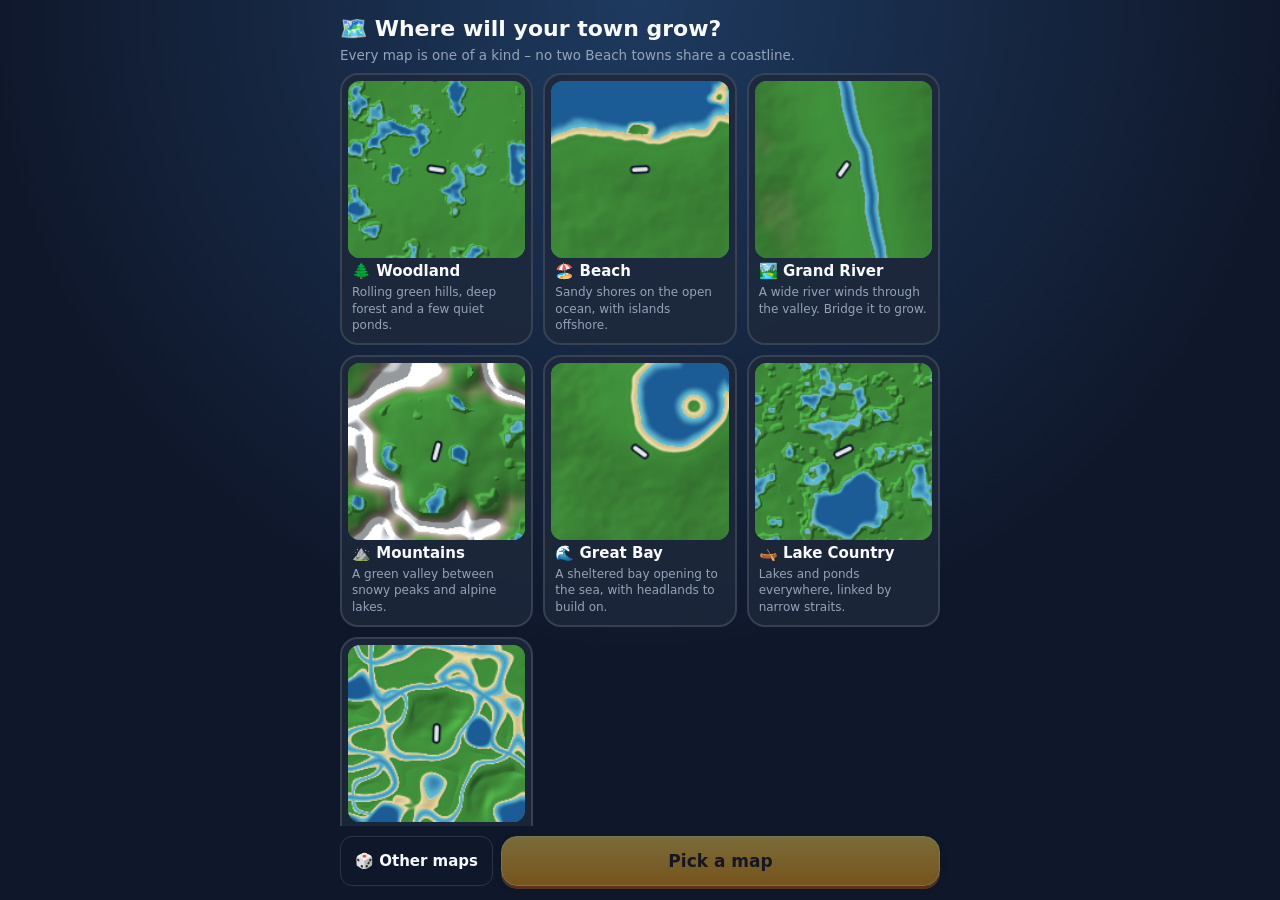
<file: index.html>
<!DOCTYPE html>
<html lang="en">
<head>
  <meta charset="UTF-8" />
  <meta name="viewport" content="width=device-width, initial-scale=1, viewport-fit=cover, user-scalable=no" />
  <meta name="theme-color" content="#0f172a" />
  <meta name="apple-mobile-web-app-capable" content="yes" />
  <meta name="apple-mobile-web-app-status-bar-style" content="black-translucent" />
  <title>Virtual World</title>
  <link rel="manifest" href="manifest.webmanifest" />
  <link rel="icon" href="icons/icon.svg" type="image/svg+xml" />
  <link rel="apple-touch-icon" href="icons/icon-192.png" />
  <link rel="stylesheet" href="css/game.css" />
</head>
<body>
  <canvas id="city3d" hidden></canvas>
  <canvas id="cityCanvas"></canvas>

  <header id="topbar">
    <div class="title-row">
      <button id="cityName" class="city-name" title="Rename"></button>
      <button id="tierBadge" class="tier" aria-label="Milestones"></button>
      <button id="settingsBtn" class="icon-btn" aria-label="Settings">⚙️</button>
    </div>
    <div class="chips">
      <div class="chip" title="Materials – build roads"><span>🧱</span><b id="matVal">0</b></div>
      <div class="chip" title="Coins"><span>💰</span><b id="coinVal">0</b></div>
      <div class="chip tappable" id="popChip" role="button" title="Population – the bar shows how full your homes are"><span>👥</span><b id="popVal">0</b></div>
      <div class="chip tappable" id="appealChip" role="button" title="Appeal – speeds up growth"><span>✨</span><b id="appealVal">1.0</b></div>
      <div class="chip tappable" id="safetyChip" role="button" title="Fire &amp; police coverage" hidden><span>🛡️</span><b>0%</b></div>
      <div class="chip tappable" id="happyChip" role="button" title="Happiness – traffic and more" hidden><span>😊</span><b>100%</b></div>
    </div>
    <div id="roadBar" class="road-bar"><div class="fill"></div><span class="label"></span></div>
  </header>

  <button id="collectorChip" hidden>🚚 <b></b></button>
  <div id="mapTools">
    <button id="compassBtn" class="icon-btn" aria-label="Point north" hidden>🧭</button>
    <button id="lensBtn" class="icon-btn" aria-label="Map view" hidden>🗺️</button>
  </div>
  <div id="lensLegend" hidden></div>

  <div id="visitBanner" hidden>
    <span>👀 Visiting <b id="visitName"></b></span>
    <button id="visitBack">Back home</button>
  </div>

  <div id="placeBanner" hidden>
    <span id="placeText"></span>
    <button id="placeCancel">Cancel</button>
  </div>

  <div id="roadBanner" hidden>
    <div class="road-head"><b>🛣️ Choose your next road</b><button id="roadCancel" aria-label="Close">✕</button></div>
    <div id="roadOptions"></div>
    <button id="roadBuild" class="gold big"></button>
    <small id="roadHint" class="muted"></small>
  </div>

  <div id="dpad" hidden>
    <button data-ctl="left">◀</button>
    <button data-ctl="forward">▲</button>
    <button data-ctl="reverse">▼</button>
    <button data-ctl="right">▶</button>
    <button id="driveExit" class="exit">✕</button>
  </div>

  <nav id="bottombar">
    <button id="dailyBtn"><span class="ico">🎁</span><span>Daily</span><i class="dot" hidden></i></button>
    <button id="marketBtn"><span class="ico">🏪</span><span>Market</span></button>
    <button id="scanBtn" class="scan"><span class="ico">📷</span><span>Scan</span></button>
    <button id="itemsBtn"><span class="ico">🎒</span><span>Items</span><i class="dot" hidden></i></button>
    <button id="socialBtn"><span class="ico">🌐</span><span>Social</span></button>
  </nav>

  <div id="toast"></div>

  <!-- bottom sheet for menus -->
  <div id="sheetBackdrop" hidden></div>
  <section id="sheet" hidden>
    <div class="grab"></div>
    <div class="sheet-head">
      <h2 id="sheetTitle"></h2>
      <button id="sheetClose" class="icon-btn" aria-label="Close">✕</button>
    </div>
    <div id="sheetBody"></div>
  </section>

  <!-- big centered popup for rewards / milestones -->
  <div id="modalBackdrop" hidden>
    <div id="modal">
      <div id="modalIcon"></div>
      <h2 id="modalTitle"></h2>
      <div id="modalBody"></div>
      <button id="modalOk" class="primary big">Nice!</button>
    </div>
  </div>

  <!-- choosing the land for a new town -->
  <div id="mapPicker" hidden>
    <div class="map-head">
      <h2>🗺️ Where will your town grow?</h2>
      <button id="mapCancel" class="icon-btn" aria-label="Cancel">✕</button>
    </div>
    <p class="muted">Every map is one of a kind – no two Beach towns share a coastline.</p>
    <div id="mapCards"></div>
    <div class="map-actions">
      <button id="mapDeal" class="ghost">🎲 Other maps</button>
      <button id="mapStart" class="gold big" disabled>Pick a map</button>
    </div>
  </div>

  <!-- camera scanner -->
  <div id="scanOverlay" hidden>
    <video id="scanVideo" playsinline muted></video>
    <div class="scan-frame"></div>
    <div class="scan-ui">
      <p id="scanStatus">Point your camera at any QR code</p>
      <div class="scan-actions">
        <label class="btn">📸 Take a photo instead
          <input id="photoInput" type="file" accept="image/*" capture="environment" hidden />
        </label>
        <button id="scanCancel">Cancel</button>
      </div>
    </div>
  </div>

  <script src="vendor/jsQR.js"></script>
  <script src="js/math/utils.js"></script>
  <script src="js/math/graph.js"></script>
  <script src="js/primitives/point.js"></script>
  <script src="js/primitives/segment.js"></script>
  <script src="js/primitives/polygon.js"></script>
  <script src="js/primitives/envelope.js"></script>
  <script src="js/items/tree.js"></script>
  <script src="js/items/building.js"></script>
  <script src="js/car/controls.js"></script>
  <script src="js/car/network.js"></script>
  <script src="js/car/sensor.js"></script>
  <script src="js/car/car.js"></script>
  <script src="js/car/trafficCar.js"></script>
  <script src="js/viewport.js"></script>
  <script src="js/game/terrain.js"></script>
  <script src="js/game/layout.js"></script>
  <script src="js/game/city.js"></script>
  <script src="js/game/rewards.js"></script>
  <script src="js/game/render.js"></script>
  <script src="js/game/models.js"></script>
  <script src="js/game/traffic.js"></script>
  <script src="js/game/touch.js"></script>
  <script src="js/game/scanner.js"></script>
  <script src="vendor/supabase.js"></script>
  <script src="js/game/config.js"></script>
  <script src="js/game/online.js"></script>
  <script src="js/game/changelog.js"></script>
  <script src="js/game/game.js"></script>
</body>
</html>
</file>
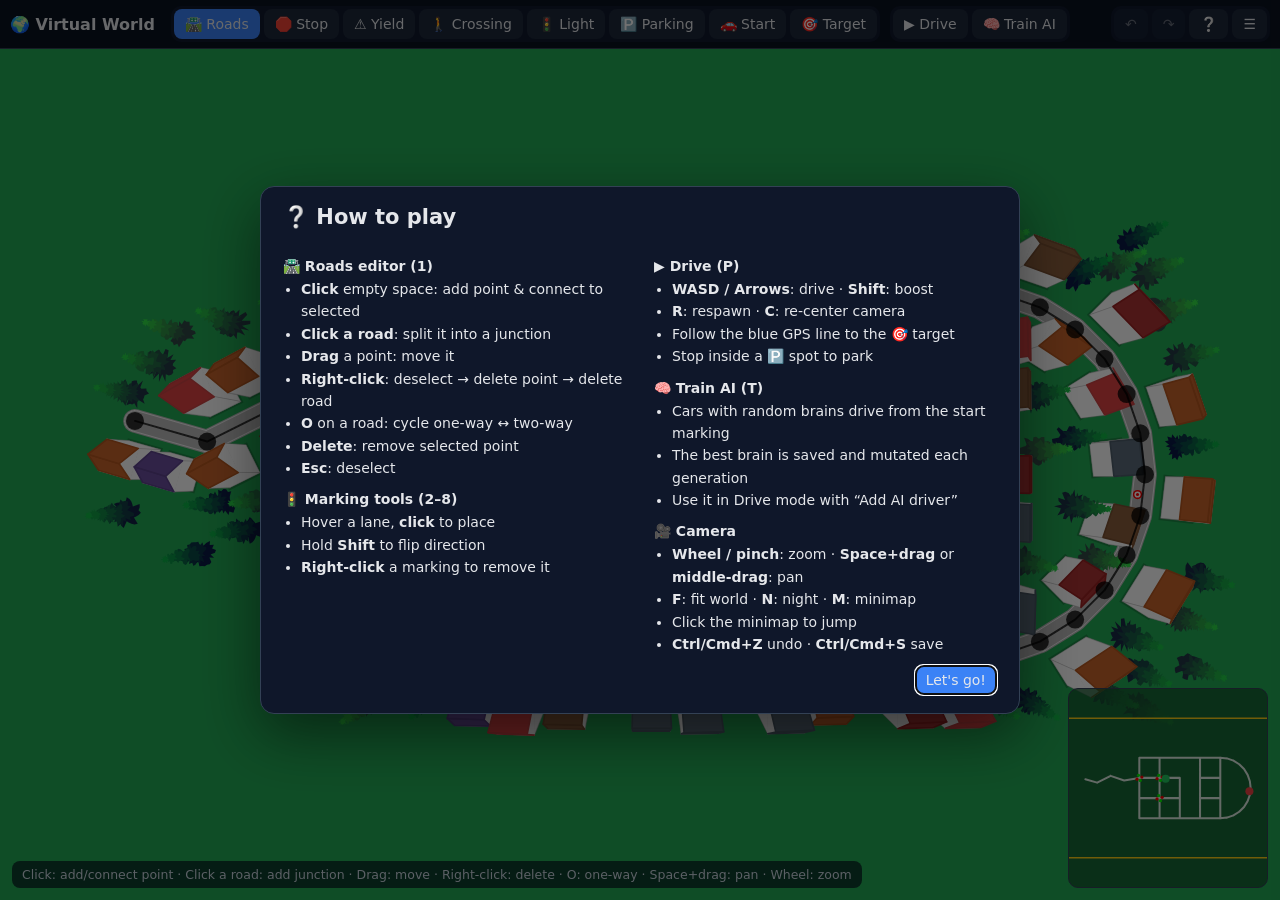
<file: sandbox.html>
<!DOCTYPE html>
<html lang="en">
<head>
  <meta charset="UTF-8" />
  <meta name="viewport" content="width=device-width, initial-scale=1" />
  <title>Virtual World</title>
  <link rel="stylesheet" href="css/style.css" />
</head>
<body>
  <div id="app">
    <header id="toolbar">
      <div class="brand">🌍 Virtual World</div>
      <div class="tool-group" id="editTools"></div>
      <div class="tool-group">
        <button data-mode="play" title="Drive around the world (P)">▶️ <span>Drive</span></button>
        <button data-mode="train" title="Evolve self-driving cars (T)">🧠 <span>Train AI</span></button>
      </div>
      <div class="tool-group right">
        <button id="undoBtn" title="Undo (Ctrl/Cmd+Z)">↶</button>
        <button id="redoBtn" title="Redo (Ctrl/Cmd+Shift+Z)">↷</button>
        <button id="helpBtn" title="Help (H)">❔</button>
        <button id="panelToggle" title="Settings panel">☰</button>
      </div>
    </header>

    <main>
      <canvas id="worldCanvas"></canvas>
      <div id="hud"></div>
      <canvas id="brainCanvas" width="260" height="280" hidden></canvas>
      <div id="hint"></div>
      <div id="toast"></div>
      <canvas id="miniMap"></canvas>

      <aside id="panel">
        <section>
          <h3>World</h3>
          <div class="btn-grid">
            <button id="newBtn">🗒️ New empty</button>
            <button id="sampleBtn">🏙️ Sample city</button>
            <button id="randomBtn">🎲 Random city</button>
            <button id="osmBtn">🗺️ Import OSM</button>
            <button id="exportBtn">💾 Export file</button>
            <button id="importBtn">📂 Import file</button>
            <button id="decorateBtn" title="Replace all markings with automatically placed ones">🚦 Auto markings</button>
            <button id="clearMarkingsBtn">🧽 Clear markings</button>
            <button id="fitBtn">🔍 Fit view (F)</button>
            <button id="screenshotBtn">📸 Screenshot</button>
          </div>
          <input type="file" id="importFile" accept=".json,.world,application/json" hidden />
          <div class="stats" id="stats"></div>
        </section>

        <section>
          <h3>My worlds</h3>
          <div class="row">
            <input id="slotName" placeholder="World name…" />
            <button id="saveSlotBtn">Save</button>
          </div>
          <ul id="slotList"></ul>
          <label class="check"><input type="checkbox" id="autosaveChk" /> Autosave edits (restored on reload)</label>
        </section>

        <section>
          <h3>Generation</h3>
          <div id="genSliders"></div>
          <label class="check"><input type="checkbox" id="buildingsChk" /> Buildings</label>
          <label class="check"><input type="checkbox" id="treesChk" /> Trees</label>
          <div class="row">
            <label for="seedInput" class="grow">Seed</label>
            <input id="seedInput" type="number" class="seed" />
            <button id="reseedBtn" title="New random seed">🎲</button>
          </div>
        </section>

        <section>
          <h3>View</h3>
          <label class="check"><input type="checkbox" id="nightChk" /> Night mode (N)</label>
          <label class="check"><input type="checkbox" id="sensorsChk" /> Show car sensors</label>
          <label class="check"><input type="checkbox" id="minimapChk" /> Minimap (M)</label>
          <label class="check"><input type="checkbox" id="routeChk" /> GPS route to target</label>
          <div class="row">
            <label for="snapSelect" class="grow">Snap points to grid</label>
            <select id="snapSelect">
              <option value="0">Off</option>
              <option value="25">25</option>
              <option value="50">50</option>
              <option value="100">100</option>
            </select>
          </div>
        </section>

        <section>
          <h3>Driving</h3>
          <div id="driveSliders"></div>
          <label class="check"><input type="checkbox" id="invincibleChk" /> Invincible (no crashes)</label>
          <button id="addAiBtn" class="wide">🤖 Add AI driver (uses saved brain)</button>
        </section>

        <section>
          <h3>AI training</h3>
          <div id="trainSliders"></div>
          <label class="check"><input type="checkbox" id="autoEvolveChk" /> Auto-evolve (save best &amp; restart)</label>
          <div class="btn-grid">
            <button id="saveBrainBtn">💾 Save best</button>
            <button id="discardBrainBtn">🗑️ Discard brain</button>
            <button id="nextGenBtn" class="wide">⏭️ Next generation</button>
          </div>
          <div class="stats" id="brainStatus"></div>
        </section>
      </aside>
    </main>
  </div>

  <dialog id="osmDialog">
    <form method="dialog">
      <h2>🗺️ Import from OpenStreetMap</h2>
      <p class="muted">Fetch real roads directly, or paste Overpass JSON. Keep areas small (radius ≤ 600 m) – big maps take a while to generate.</p>
      <fieldset>
        <legend>Fetch an area</legend>
        <div class="row">
          <label>Lat <input id="osmLat" type="number" step="any" value="40.7580" /></label>
          <label>Lon <input id="osmLon" type="number" step="any" value="-73.9855" /></label>
          <label>Radius (m) <input id="osmRadius" type="number" value="300" min="50" max="2000" /></label>
        </div>
        <div class="row presets">
          <button type="button" data-ll="40.7580,-73.9855">New York</button>
          <button type="button" data-ll="48.8584,2.2945">Paris</button>
          <button type="button" data-ll="51.5007,-0.1246">London</button>
          <button type="button" data-ll="35.6595,139.7005">Tokyo</button>
          <button type="button" data-ll="41.3851,2.1734">Barcelona</button>
          <button type="button" data-ll="45.4340,12.3388">Venice</button>
        </div>
        <button type="button" id="osmFetchBtn" class="primary">Fetch roads</button>
      </fieldset>
      <fieldset>
        <legend>…or paste Overpass JSON</legend>
        <p class="muted">Run this at <a href="https://overpass-turbo.eu" target="_blank" rel="noopener">overpass-turbo.eu</a> and use <em>Export → raw OSM data</em>:</p>
        <pre id="osmQuery"></pre>
        <textarea id="osmText" rows="5" placeholder='{"elements": [...]}'></textarea>
        <button type="button" id="osmParseBtn" class="primary">Import pasted data</button>
      </fieldset>
      <p id="osmStatus" class="muted"></p>
      <div class="dialog-actions"><button value="cancel">Close</button></div>
    </form>
  </dialog>

  <dialog id="helpDialog">
    <form method="dialog">
      <h2>❔ How to play</h2>
      <div class="help-grid">
        <div>
          <h4>🛣️ Roads editor (1)</h4>
          <ul>
            <li><b>Click</b> empty space: add point &amp; connect to selected</li>
            <li><b>Click a road</b>: split it into a junction</li>
            <li><b>Drag</b> a point: move it</li>
            <li><b>Right-click</b>: deselect → delete point → delete road</li>
            <li><b>O</b> on a road: cycle one-way ↔ two-way</li>
            <li><b>Delete</b>: remove selected point</li>
            <li><b>Esc</b>: deselect</li>
          </ul>
          <h4>🚦 Marking tools (2–8)</h4>
          <ul>
            <li>Hover a lane, <b>click</b> to place</li>
            <li>Hold <b>Shift</b> to flip direction</li>
            <li><b>Right-click</b> a marking to remove it</li>
          </ul>
        </div>
        <div>
          <h4>▶️ Drive (P)</h4>
          <ul>
            <li><b>WASD / Arrows</b>: drive · <b>Shift</b>: boost</li>
            <li><b>R</b>: respawn · <b>C</b>: re-center camera</li>
            <li>Follow the blue GPS line to the 🎯 target</li>
            <li>Stop inside a 🅿️ spot to park</li>
          </ul>
          <h4>🧠 Train AI (T)</h4>
          <ul>
            <li>Cars with random brains drive from the start marking</li>
            <li>The best brain is saved and mutated each generation</li>
            <li>Use it in Drive mode with “Add AI driver”</li>
          </ul>
          <h4>🎥 Camera</h4>
          <ul>
            <li><b>Wheel / pinch</b>: zoom · <b>Space+drag</b> or <b>middle-drag</b>: pan</li>
            <li><b>F</b>: fit world · <b>N</b>: night · <b>M</b>: minimap</li>
            <li>Click the minimap to jump</li>
            <li><b>Ctrl/Cmd+Z</b> undo · <b>Ctrl/Cmd+S</b> save</li>
          </ul>
        </div>
      </div>
      <div class="dialog-actions"><button value="cancel" class="primary">Let's go!</button></div>
    </form>
  </dialog>

  <script src="js/math/utils.js"></script>
  <script src="js/math/graph.js"></script>
  <script src="js/primitives/point.js"></script>
  <script src="js/primitives/segment.js"></script>
  <script src="js/primitives/polygon.js"></script>
  <script src="js/primitives/envelope.js"></script>
  <script src="js/markings/markings.js"></script>
  <script src="js/items/tree.js"></script>
  <script src="js/items/building.js"></script>
  <script src="js/editors/graphEditor.js"></script>
  <script src="js/editors/markingEditor.js"></script>
  <script src="js/car/controls.js"></script>
  <script src="js/car/network.js"></script>
  <script src="js/car/sensor.js"></script>
  <script src="js/car/car.js"></script>
  <script src="js/car/trafficCar.js"></script>
  <script src="js/visualizer.js"></script>
  <script src="js/viewport.js"></script>
  <script src="js/world.js"></script>
  <script src="js/osm.js"></script>
  <script src="js/miniMap.js"></script>
  <script src="js/samples.js"></script>
  <script src="js/main.js"></script>
</body>
</html>
</file>
<file: css/game.css>
:root {
  --bg: #0f172a;
  --panel: rgba(15, 23, 42, 0.78);
  --panel-solid: #111a2e;
  --glass-border: rgba(255, 255, 255, 0.12);
  --surface: rgba(30, 41, 59, 0.85);
  --surface-2: #334155;
  --text: #f8fafc;
  --muted: #94a3b8;
  --accent: #3b82f6;
  --accent-2: #8b5cf6;
  --gold: #f59e0b;
  --gold-hi: #fcd34d;
  --green: #22c55e;
  --red: #ef4444;
  --radius: 16px;
  --radius-sm: 12px;
  --shadow: 0 8px 24px rgba(2, 6, 23, 0.35);
  --shadow-sm: 0 2px 8px rgba(2, 6, 23, 0.3);
  --blur: saturate(160%) blur(14px);
  --font: ui-rounded, "SF Pro Rounded", "Nunito", system-ui, -apple-system, "Segoe UI", Roboto, sans-serif;
  --safe-top: env(safe-area-inset-top, 0px);
  --safe-bottom: env(safe-area-inset-bottom, 0px);
  /* iOS Home Screen apps can lay the page out shorter than the screen, leaving a
     strip at the bottom that nothing can draw into. game.js measures it; it then
     covers the home indicator, so the bars don't need to make room for it. */
  --gap: 0px;
  --safe-bottom-in: max(0px, var(--safe-bottom) - var(--gap));
}

* { box-sizing: border-box; -webkit-tap-highlight-color: transparent; }
[hidden] { display: none !important; }

html, body {
  margin: 0;
  height: 100%;
  overflow: hidden;
  overscroll-behavior: none;
  background: #3f8f3a;
  color: var(--text);
  font-family: var(--font);
  font-size: 15px;
  -webkit-user-select: none;
  user-select: none;
}
body.look-3d { background: #a7d8f5; }

#cityCanvas, #city3d { position: fixed; inset: 0; width: 100%; height: 100%; display: block; }
/* Paint the unreachable strip to match the bottom bar. */
html.ios-gap { background: #0f172a; }

button {
  font: inherit;
  font-weight: 600;
  color: var(--text);
  background: var(--surface);
  border: 1px solid var(--glass-border);
  border-radius: var(--radius-sm);
  padding: 10px 14px;
  cursor: pointer;
  transition: transform 0.12s cubic-bezier(.3, 1.6, .5, 1), background 0.15s, box-shadow 0.15s;
}
button:active { transform: scale(0.95); }
button:disabled { opacity: 0.45; }
button.primary { background: linear-gradient(180deg, #60a5fa, #2563eb); border-color: #93c5fd; font-weight: 700; box-shadow: 0 3px 0 #1d4ed8, var(--shadow-sm); }
button.gold { background: linear-gradient(180deg, #fcd34d, #f59e0b); border-color: #fde68a; color: #1c1917; font-weight: 800; box-shadow: 0 3px 0 #b45309, var(--shadow-sm); }
button.primary:active, button.gold:active { box-shadow: 0 1px 0 rgba(0, 0, 0, 0.3); transform: translateY(2px) scale(0.98); }
button.big { width: 100%; padding: 14px; font-size: 17px; border-radius: var(--radius); }
.icon-btn {
  background: var(--panel);
  -webkit-backdrop-filter: var(--blur);
  backdrop-filter: var(--blur);
  border: 1px solid var(--glass-border);
  padding: 6px 10px;
  font-size: 18px;
  border-radius: 99px;
}

/* ---------- top bar ---------- */
#topbar {
  position: fixed;
  top: 0; left: 0; right: 0;
  padding: calc(var(--safe-top) + 8px) 10px 10px;
  background: linear-gradient(to bottom, rgba(15, 23, 42, 0.7), rgba(15, 23, 42, 0.3) 70%, transparent);
  z-index: 5;
  pointer-events: none;
}
#topbar > * { pointer-events: auto; }
.title-row { display: flex; align-items: center; gap: 8px; }
.city-name {
  background: none; border: none; padding: 2px 0;
  font-size: 21px; font-weight: 800; letter-spacing: 0.01em;
  text-shadow: 0 2px 6px rgba(0, 0, 0, 0.55);
  max-width: 55vw; overflow: hidden; text-overflow: ellipsis; white-space: nowrap;
  box-shadow: none;
}
.tier {
  font-size: 13px; font-weight: 800; color: #1c1917;
  background: linear-gradient(180deg, #fde68a, #f59e0b);
  padding: 4px 10px; border: none; border-radius: 99px; white-space: nowrap;
  box-shadow: 0 2px 0 #b45309, 0 4px 10px rgba(0, 0, 0, 0.25);
}
.chip.tappable { cursor: pointer; }
.title-row .icon-btn { margin-left: auto; }
.chips { display: flex; gap: 6px; margin-top: 8px; }
.chip {
  flex: 1 1 auto;
  min-width: 0;
  display: flex; align-items: center; justify-content: center; gap: 4px;
  background: var(--panel);
  -webkit-backdrop-filter: var(--blur);
  backdrop-filter: var(--blur);
  border: 1px solid var(--glass-border);
  border-radius: 99px;
  padding: 5px 6px;
  font-variant-numeric: tabular-nums;
  font-size: 14px;
  font-weight: 700;
  white-space: nowrap;
  box-shadow: var(--shadow-sm);
  transition: transform 0.18s cubic-bezier(.3, 1.8, .5, 1);
}
.chip span { filter: drop-shadow(0 1px 1px rgba(0, 0, 0, 0.4)); }
.chip b { overflow: hidden; text-overflow: ellipsis; }
/* five or six chips (😊 happiness, fire & police): squeeze a little */
.chips:has(#safetyChip:not([hidden])), .chips:has(#happyChip:not([hidden])) { gap: 4px; }
.chips:has(#safetyChip:not([hidden])) .chip, .chips:has(#happyChip:not([hidden])) .chip { font-size: 13px; padding: 5px 2px; gap: 2px; letter-spacing: -0.02em; }
.chips:has(#safetyChip:not([hidden])) .chip span, .chips:has(#happyChip:not([hidden])) .chip span { font-size: 12px; }
/* all six: smaller still */
.chips:has(#safetyChip:not([hidden])):has(#happyChip:not([hidden])) { gap: 3px; }
.chips:has(#safetyChip:not([hidden])):has(#happyChip:not([hidden])) .chip { font-size: 12px; gap: 1px; }
.chips:has(#safetyChip:not([hidden])):has(#happyChip:not([hidden])) .chip span { font-size: 11px; }
@media (max-width: 360px) {
  #topbar { padding-left: 8px; padding-right: 8px; }
  .chips:has(#safetyChip:not([hidden])) .chip, .chips:has(#happyChip:not([hidden])) .chip { font-size: 12px; }
  .chips:has(#safetyChip:not([hidden])) .chip span, .chips:has(#happyChip:not([hidden])) .chip span { font-size: 11px; }
  .chips:has(#safetyChip:not([hidden])):has(#happyChip:not([hidden])) .chip { font-size: 11px; }
  .chips:has(#safetyChip:not([hidden])):has(#happyChip:not([hidden])) .chip span { font-size: 10px; }
}
.chip.bump { transform: scale(1.18); }
/* 👥: a thin bar along the bottom shows how full the town's homes are */
#popChip { position: relative; overflow: hidden; }
#popChip::after {
  content: ""; position: absolute; left: 0; bottom: 0; height: 3px;
  width: calc(var(--fill, 0) * 100%);
  background: #4ade80; transition: width 0.3s;
}
#popChip.full::after { background: #f59e0b; }
.chip[hidden] { display: none; }
#safetyChip.alert, #happyChip.alert { box-shadow: 0 0 0 2px #ef4444; animation: alertPulse 1s ease-in-out infinite; }
@keyframes alertPulse { 50% { background: rgba(127, 29, 29, 0.85); } }
.card.incident { border-color: #ef4444; background: rgba(127, 29, 29, 0.25); }
.road-bar {
  position: relative;
  margin-top: 8px;
  height: 24px;
  border-radius: 99px;
  background: var(--panel);
  -webkit-backdrop-filter: var(--blur);
  backdrop-filter: var(--blur);
  border: 1px solid var(--glass-border);
  overflow: hidden;
  box-shadow: var(--shadow-sm);
}
.road-bar .fill { position: absolute; inset: 0 auto 0 0; width: 0; background: linear-gradient(90deg, #d97706, #fbbf24); transition: width 0.3s; border-radius: 99px; }
.road-bar.building .fill { background: repeating-linear-gradient(45deg, #f59e0b 0 10px, #1f2937 10px 20px); animation: roadStripes 1s linear infinite; background-size: 28px 28px; }
@keyframes roadStripes { to { background-position: 28px 0; } }
.road-bar .label { position: relative; display: block; text-align: center; font-size: 12.5px; line-height: 22px; font-weight: 700; text-shadow: 0 1px 2px #000; }

#collectorChip {
  position: fixed; left: 10px; top: calc(var(--safe-top) + 118px); z-index: 5;
  padding: 6px 12px; border: 2px solid #facc15; border-radius: 99px;
  background: rgba(20, 83, 45, 0.92); font-size: 15px;
  box-shadow: var(--shadow-sm);
}
#mapTools {
  position: fixed; right: 10px; top: calc(var(--safe-top) + 118px); z-index: 5;
  display: flex; flex-direction: column; gap: 8px; align-items: flex-end;
}
#mapTools .icon-btn { width: 42px; height: 42px; padding: 0; font-size: 20px; box-shadow: var(--shadow-sm); }
#lensLegend {
  position: fixed; left: 50%; transform: translateX(-50%);
  bottom: calc(var(--safe-bottom-in) + 104px); z-index: 5;
  display: flex; flex-wrap: wrap; justify-content: center; align-items: center; gap: 6px 12px;
  max-width: min(92vw, 460px);
  padding: 8px 14px;
  border-radius: var(--radius);
  background: var(--panel);
  -webkit-backdrop-filter: var(--blur);
  backdrop-filter: var(--blur);
  border: 1px solid var(--glass-border);
  box-shadow: var(--shadow);
  font-size: 12.5px; font-weight: 600;
  animation: rise 0.25s cubic-bezier(.2, 1.4, .4, 1);
}
#lensLegend b { width: 100%; text-align: center; font-size: 13px; }
#lensLegend span { display: inline-flex; align-items: center; gap: 5px; white-space: nowrap; }
#lensLegend i { width: 12px; height: 12px; border-radius: 4px; display: inline-block; box-shadow: inset 0 0 0 1px rgba(255, 255, 255, 0.4); }
@keyframes rise { from { opacity: 0; translate: 0 12px; } }

/* coins flying to their counter */
.fly-coin {
  position: fixed; z-index: 15; pointer-events: none;
  font-size: 22px; line-height: 1;
  filter: drop-shadow(0 2px 3px rgba(0, 0, 0, 0.45));
  will-change: transform, opacity;
}

/* ---------- banners ---------- */
#visitBanner, #placeBanner {
  position: fixed;
  top: calc(var(--safe-top) + 118px);
  left: 50%;
  transform: translateX(-50%);
  display: flex; align-items: center; gap: 10px;
  background: var(--panel);
  -webkit-backdrop-filter: var(--blur);
  backdrop-filter: var(--blur);
  border: 1px solid var(--glass-border);
  padding: 8px 8px 8px 14px;
  border-radius: 99px;
  z-index: 6;
  white-space: nowrap;
  max-width: 94vw;
  box-shadow: var(--shadow);
  font-weight: 600;
}
#visitBanner button, #placeBanner button { padding: 6px 12px; border-radius: 99px; }
#placeBanner { border-color: #facc15; }
#roadBanner {
  position: fixed;
  top: calc(var(--safe-top) + 118px);
  left: 50%;
  transform: translateX(-50%);
  width: min(380px, calc(100vw - 32px));
  display: flex; flex-direction: column; gap: 10px;
  background: var(--panel);
  -webkit-backdrop-filter: var(--blur);
  backdrop-filter: var(--blur);
  border: 2px solid #facc15;
  border-radius: 20px;
  padding: 12px;
  z-index: 6;
  box-shadow: var(--shadow), 0 0 24px rgba(250, 204, 21, 0.2);
  animation: rise 0.25s cubic-bezier(.2, 1.4, .4, 1);
}
#roadBanner .road-head { display: flex; align-items: center; justify-content: space-between; }
#roadBanner .road-head button { padding: 4px 10px; border-radius: 99px; }
#roadOptions { display: flex; gap: 8px; }
.road-opt {
  flex: 1; display: flex; flex-direction: column; align-items: center; gap: 2px;
  padding: 8px 4px; border-radius: 14px; border: 2px solid var(--glass-border);
  background: rgba(30, 41, 59, 0.7);
}
.road-opt b {
  width: 30px; height: 30px; display: grid; place-items: center;
  border-radius: 50%; background: #0f172a; border: 2px solid #facc15;
  font-size: 16px; line-height: 1; color: #facc15;
}
.road-opt span { font-size: 12.5px; font-weight: 600; }
.road-opt.on { border-color: #facc15; background: rgba(250, 204, 21, 0.18); transform: translateY(-2px); }
.road-opt.on b { background: #facc15; color: #0f172a; }
#roadBanner .big { margin: 0; padding: 11px; font-size: 16px; }
#roadHint { text-align: center; font-size: 12px; margin-top: -2px; }
.road-bar.choose { cursor: pointer; }
.road-bar.choose .fill { background: linear-gradient(90deg, #ca8a04, #facc15, #ca8a04); background-size: 200% 100%; animation: roadPulse 1.6s linear infinite; }
@keyframes roadPulse { from { background-position: 0 0; } to { background-position: -200% 0; } }

/* ---------- bottom bar ---------- */
#bottombar {
  position: fixed;
  left: 10px; right: 10px; bottom: calc(var(--safe-bottom-in) + 10px);
  display: flex; align-items: flex-end; justify-content: space-around;
  padding: 6px 4px;
  background: var(--panel);
  -webkit-backdrop-filter: var(--blur);
  backdrop-filter: var(--blur);
  border: 1px solid var(--glass-border);
  border-radius: 24px;
  box-shadow: var(--shadow);
  z-index: 5;
}
@media (min-width: 640px) { #bottombar { left: 50%; right: auto; width: 480px; transform: translateX(-50%); } }
#bottombar button {
  position: relative;
  display: flex; flex-direction: column; align-items: center; gap: 2px;
  background: none; border: none; box-shadow: none;
  padding: 6px 8px;
  font-size: 11.5px;
  font-weight: 700;
  color: #e2e8f0;
  min-width: 58px;
  border-radius: 16px;
}
#bottombar button:not(.scan):active { background: rgba(255, 255, 255, 0.08); }
#bottombar .ico { font-size: 24px; line-height: 1; filter: drop-shadow(0 2px 2px rgba(0, 0, 0, 0.35)); transition: transform 0.15s cubic-bezier(.3, 1.8, .5, 1); }
#bottombar button:active .ico { transform: scale(1.2) rotate(-6deg); }
#bottombar .scan {
  background: linear-gradient(135deg, #3b82f6, #8b5cf6);
  border-radius: 50%;
  width: 72px; height: 72px;
  justify-content: center;
  margin-top: -34px;
  box-shadow: 0 6px 20px rgba(59, 130, 246, 0.55), 0 0 0 5px rgba(15, 23, 42, 0.65);
  font-weight: 800;
  animation: pulse 2.4s infinite;
}
#bottombar .scan .ico { font-size: 30px; }
@keyframes pulse {
  0%, 100% { box-shadow: 0 6px 20px rgba(59, 130, 246, 0.55), 0 0 0 5px rgba(15, 23, 42, 0.65); }
  50% { box-shadow: 0 6px 30px rgba(139, 92, 246, 0.85), 0 0 0 5px rgba(15, 23, 42, 0.65), 0 0 0 10px rgba(139, 92, 246, 0.18); }
}
.dot { position: absolute; top: 2px; right: 12px; width: 11px; height: 11px; border-radius: 50%; background: #ef4444; box-shadow: 0 0 0 2px var(--bg); animation: dotPop 1.6s ease-in-out infinite; }
@keyframes dotPop { 50% { transform: scale(1.25); } }

/* ---------- toast ---------- */
#toast {
  position: fixed;
  left: 50%;
  bottom: calc(var(--safe-bottom-in) + 118px);
  transform: translate(-50%, 20px) scale(0.95);
  background: var(--panel);
  -webkit-backdrop-filter: var(--blur);
  backdrop-filter: var(--blur);
  border: 1px solid var(--glass-border);
  padding: 10px 16px;
  border-radius: 99px;
  font-weight: 700;
  opacity: 0;
  pointer-events: none;
  transition: opacity 0.2s, transform 0.25s cubic-bezier(.2, 1.4, .4, 1);
  z-index: 20;
  max-width: 90vw;
  text-align: center;
  box-shadow: var(--shadow);
}
#toast.show { opacity: 1; transform: translate(-50%, 0) scale(1); }

/* ---------- sheet ---------- */
#sheetBackdrop { position: fixed; inset: 0; background: rgba(2, 6, 23, 0.35); z-index: 10; animation: fade 0.2s; }
@keyframes fade { from { opacity: 0; } }
#sheet {
  position: fixed;
  left: 0; right: 0; bottom: 0;
  max-height: 78dvh;
  overflow-y: auto;
  background: rgba(15, 23, 42, 0.94);
  -webkit-backdrop-filter: var(--blur);
  backdrop-filter: var(--blur);
  border-radius: 24px 24px 0 0;
  border-top: 1px solid var(--glass-border);
  padding: 6px 16px calc(var(--safe-bottom-in) + 18px);
  z-index: 11;
  animation: slideUp 0.32s cubic-bezier(.2, 1.25, .4, 1);
  box-shadow: 0 -10px 30px rgba(2, 6, 23, 0.4);
  -webkit-user-select: text;
  user-select: text;
}
@media (min-width: 640px) { #sheet { left: 50%; right: auto; width: 520px; transform: translateX(-50%); } }
@keyframes slideUp { from { translate: 0 60px; opacity: 0; } }
.grab { width: 44px; height: 5px; border-radius: 3px; background: rgba(255, 255, 255, 0.25); margin: 4px auto 8px; }
.sheet-head { display: flex; align-items: center; justify-content: space-between; }
.sheet-head h2 { margin: 6px 0; font-size: 21px; font-weight: 800; }
#sheetBody p { color: #cbd5e1; line-height: 1.5; }
.muted { color: var(--muted); font-size: 13.5px; }

.card { background: var(--surface); border: 1px solid var(--glass-border); border-radius: var(--radius); padding: 12px 14px; margin: 10px 0; }
.card h3 { margin: 0 0 6px; font-size: 16px; font-weight: 800; }
.row { display: flex; align-items: center; gap: 10px; }
.row .grow { flex: 1; }
.list { display: flex; flex-direction: column; gap: 8px; margin: 10px 0; }
.dot.num { width: auto; min-width: 19px; height: 19px; top: -2px; right: 6px; padding: 0 5px; border-radius: 10px; font: 800 11px/19px var(--font, inherit); font-style: normal; color: #fff; text-align: center; }
.build-pick { display: flex; gap: 8px; margin: 10px 0; }
.build-pick button { flex: 1 1 0; min-width: 0; display: flex; flex-direction: column; align-items: center; gap: 2px; padding: 12px 6px; }
.build-pick button span { font-size: 30px; line-height: 1.1; }
.build-pick button small { font-weight: 600; opacity: 0.85; }
.item-row { display: flex; align-items: center; gap: 12px; background: var(--surface); border: 1px solid var(--glass-border); border-radius: 14px; padding: 10px 12px; }
.item-row .emoji { font-size: 30px; filter: drop-shadow(0 2px 3px rgba(0, 0, 0, 0.35)); }
.item-row .grow { flex: 1; }
.item-row small { display: block; color: var(--muted); }
.item-row.current { box-shadow: inset 0 0 0 2px var(--gold); }
.notes { text-align: left; margin: 0 0 14px; padding-left: 22px; line-height: 1.5; }
.rarity { font-size: 11px; font-weight: 800; text-transform: uppercase; letter-spacing: 0.05em; }
.special-hero { display: flex; align-items: center; gap: 14px; padding: 14px; border-radius: 18px; margin: 4px 0 10px;
  background: linear-gradient(135deg, color-mix(in srgb, var(--rarity) 28%, var(--panel-solid)), var(--panel-solid));
  border: 1px solid color-mix(in srgb, var(--rarity) 55%, transparent); box-shadow: 0 0 24px color-mix(in srgb, var(--rarity) 25%, transparent); }
.special-hero p { margin: 6px 0 0; }
.special-icon { font-size: 54px; line-height: 1; filter: drop-shadow(0 4px 10px color-mix(in srgb, var(--rarity) 60%, transparent)); animation: wobble 2.4s ease-in-out infinite; }
.rarity-pill { display: inline-block; padding: 2px 10px; border-radius: 999px; background: var(--rarity); color: #0f172a;
  font-size: 11px; font-weight: 800; text-transform: uppercase; letter-spacing: 0.08em; }
.stat-grid { display: grid; grid-template-columns: 1fr 1fr; gap: 8px; margin: 10px 0; }
.stat { background: var(--surface); border: 1px solid var(--glass-border); border-radius: 14px; padding: 10px; text-align: center; }
.stat b { display: block; font-size: 20px; font-weight: 800; }
.stat span { color: var(--muted); font-size: 12px; }
input[type="text"], input[type="email"], textarea {
  width: 100%;
  font: inherit;
  color: var(--text);
  background: #020617;
  border: 1px solid var(--surface-2);
  border-radius: 10px;
  padding: 10px 12px;
  -webkit-user-select: text;
  user-select: text;
}
textarea { font-family: ui-monospace, monospace; font-size: 12px; min-height: 80px; }
.btn-col { display: flex; flex-direction: column; gap: 8px; margin: 10px 0; }
.btn-col button { text-align: left; }
.tabs { display: flex; gap: 6px; background: var(--surface); border-radius: 14px; padding: 4px; margin: 10px 0; }
.tabs button { flex: 1; background: transparent; border: 0; }
.tabs button.on { background: var(--surface-2); }
.town-row .rank { min-width: 36px; text-align: center; font-weight: 800; color: var(--muted); }
.town-row.me { outline: 2px solid #facc15; }
button.small { padding: 6px 10px; min-height: 0; }
button.ghost { background: transparent; box-shadow: none; }
#modalExtra { margin-top: 12px; }
#modalBody + #modalOk { margin-top: 8px; }
.version { text-align: center; color: var(--muted); font-size: 12px; margin-top: 16px; padding: 8px; }
.extras { border-color: #a855f7; }

/* settings toggles */
.toggle-row { display: flex; align-items: center; gap: 12px; padding: 10px 0; cursor: pointer; border-top: 1px solid var(--glass-border); }
.look-card h3 + .toggle-row { border-top: 0; }
.toggle-row small { display: block; color: var(--muted); font-size: 12px; font-weight: 500; }
.toggle-row .grow { flex: 1; font-weight: 700; }
.toggle-row input { position: absolute; opacity: 0; pointer-events: none; }
.switch { position: relative; flex: none; width: 50px; height: 30px; border-radius: 99px; background: #475569; transition: background 0.2s; }
.switch::after { content: ""; position: absolute; top: 3px; left: 3px; width: 24px; height: 24px; border-radius: 50%; background: #fff; box-shadow: 0 2px 4px rgba(0, 0, 0, 0.3); transition: transform 0.25s cubic-bezier(.3, 1.6, .5, 1); }
.toggle-row input:checked + .switch { background: var(--green); }
.toggle-row input:checked + .switch::after { transform: translateX(20px); }
.beta { display: inline-block; margin-left: 4px; padding: 1px 7px; border-radius: 99px; background: linear-gradient(135deg, #3b82f6, #8b5cf6); font-size: 10px; font-weight: 800; letter-spacing: 0.06em; text-transform: uppercase; vertical-align: 2px; }

/* feedback */
.fb-choices { display: flex; gap: 8px; margin: 8px 0 4px; }
.fb-choice { flex: 1; padding: 12px 6px; font-size: 15px; border-radius: 14px; }
.fb-choice.on { background: rgba(250, 204, 21, 0.2); border-color: #facc15; transform: translateY(-2px); }
.fb-stars { display: flex; justify-content: center; gap: 6px; }
.fb-stars button { background: none; border: none; box-shadow: none; padding: 2px 6px; font-size: 34px; color: #475569; line-height: 1; }
.fb-stars button.on { color: #facc15; text-shadow: 0 2px 8px rgba(250, 204, 21, 0.45); }
#fbText { font-family: var(--font); font-size: 15px; min-height: 96px; resize: vertical; }

/* ---------- modal ---------- */
#modalBackdrop {
  position: fixed; inset: 0;
  background: radial-gradient(circle at 50% 40%, rgba(30, 41, 59, 0.55), rgba(2, 6, 23, 0.8));
  display: flex; align-items: center; justify-content: center;
  z-index: 30;
  padding: 20px;
  animation: fade 0.2s;
}
#modal {
  position: relative;
  width: min(380px, 100%);
  background: linear-gradient(180deg, #1e293b, #0f172a);
  border: 1px solid var(--glass-border);
  border-radius: 26px;
  padding: 22px 20px 18px;
  text-align: center;
  box-shadow: 0 20px 60px rgba(2, 6, 23, 0.6), inset 0 1px 0 rgba(255, 255, 255, 0.08);
  /* Long content (e.g. What's new) scrolls inside the body; title and button stay put. */
  max-height: calc(100dvh - var(--safe-top) - var(--safe-bottom-in) - 40px);
  display: flex; flex-direction: column;
  animation: pop 0.45s cubic-bezier(0.2, 1.5, 0.4, 1);
}
/* a burst of rays behind the icon */
#modal::before {
  content: "";
  position: absolute; left: 50%; top: 56px; width: 220px; height: 220px; margin: -110px 0 0 -110px;
  background: repeating-conic-gradient(rgba(250, 204, 21, 0.16) 0 10deg, transparent 10deg 30deg);
  border-radius: 50%;
  -webkit-mask: radial-gradient(circle, #000 20%, transparent 70%);
  mask: radial-gradient(circle, #000 20%, transparent 70%);
  animation: spin 14s linear infinite;
  pointer-events: none;
}
@keyframes spin { to { transform: rotate(360deg); } }
@keyframes pop { from { transform: scale(0.6); opacity: 0; } }
#modalIcon { position: relative; font-size: 64px; line-height: 1.1; animation: wobble 1.2s ease-in-out infinite; filter: drop-shadow(0 6px 10px rgba(0, 0, 0, 0.4)); }
@keyframes wobble { 50% { transform: rotate(-8deg) scale(1.08); } }
#modal h2 { position: relative; margin: 8px 0 4px; font-weight: 800; }
#modalBody { color: #cbd5e1; margin-bottom: 14px; line-height: 1.5; overflow-y: auto; overscroll-behavior: contain; -webkit-overflow-scrolling: touch; min-height: 0; }
#modalIcon, #modal h2, #modalOk { flex-shrink: 0; }
.gains { display: flex; justify-content: center; gap: 10px; flex-wrap: wrap; margin: 12px 0; }
.gain { background: rgba(250, 204, 21, 0.12); border: 1px solid rgba(250, 204, 21, 0.35); border-radius: 14px; padding: 8px 12px; font-weight: 800; font-size: 17px; animation: pop 0.5s cubic-bezier(0.2, 1.6, 0.4, 1) both; }
.gain:nth-child(2) { animation-delay: 0.08s; }
.gain:nth-child(3) { animation-delay: 0.16s; }
.item-drop { margin: 10px 0; padding: 12px; border-radius: 16px; border: 2px solid; background: rgba(255, 255, 255, 0.04); animation: pop 0.6s 0.2s cubic-bezier(0.2, 1.6, 0.4, 1) both; }
.item-drop .emoji { font-size: 42px; }

/* ---------- scanner ---------- */
#scanOverlay { position: fixed; inset: 0; background: #000; z-index: 40; }

/* ---------- map picker ---------- */
#mapPicker {
  position: fixed; inset: 0; z-index: 25;
  display: flex; flex-direction: column;
  background: radial-gradient(circle at 50% 0%, #1e3a5f, var(--bg) 60%);
  padding: calc(var(--safe-top) + 12px) 16px 0;
}
.map-head { display: flex; align-items: center; justify-content: space-between; gap: 8px; }
.map-head h2 { margin: 4px 0; font-size: 22px; font-weight: 800; }
#mapPicker > .muted { margin: 2px 0 10px; }
#mapCards {
  flex: 1; min-height: 0; overflow-y: auto; overscroll-behavior: contain; -webkit-overflow-scrolling: touch;
  display: grid; grid-template-columns: repeat(auto-fill, minmax(150px, 1fr)); gap: 10px; align-content: start;
  padding-bottom: 10px;
}
.map-card { display: flex; flex-direction: column; gap: 4px; padding: 6px 6px 10px; text-align: left; border-width: 2px; border-radius: 18px; }
.map-card.on { border-color: var(--gold); box-shadow: 0 0 0 3px rgba(245, 158, 11, 0.35); transform: translateY(-2px); }
.map-card canvas { width: 100%; aspect-ratio: 1; border-radius: 12px; background: #3f8f3a; }
.map-card b { font-size: 15px; padding: 0 4px; }
.map-card small { color: var(--muted); font-size: 12px; line-height: 1.35; padding: 0 4px; font-weight: 500; }
.map-actions { display: flex; gap: 8px; padding: 10px 0 calc(var(--safe-bottom-in) + 14px); }
.map-actions .ghost { flex: none; }
.map-actions .big { flex: 1; width: auto; }
@media (min-width: 640px) { #mapPicker { padding-left: calc(50% - 300px); padding-right: calc(50% - 300px); } }
#scanVideo { position: absolute; inset: 0; width: 100%; height: 100%; object-fit: cover; }
.scan-frame {
  position: absolute;
  left: 50%; top: 42%;
  width: min(70vw, 300px); aspect-ratio: 1;
  transform: translate(-50%, -50%);
  border-radius: 24px;
  box-shadow: 0 0 0 9999px rgba(0, 0, 0, 0.45);
  border: 3px solid rgba(255, 255, 255, 0.9);
}
.scan-frame::after {
  content: "";
  position: absolute; left: 8%; right: 8%; height: 3px; top: 10%;
  background: #60a5fa;
  box-shadow: 0 0 12px #60a5fa;
  animation: sweep 1.8s ease-in-out infinite alternate;
}
@keyframes sweep { to { top: 88%; } }
.scan-ui {
  position: absolute; left: 0; right: 0; bottom: 0;
  padding: 20px 16px calc(var(--safe-bottom-in) + 24px);
  text-align: center;
  background: linear-gradient(to top, rgba(0, 0, 0, 0.85), transparent);
}
#scanStatus { font-weight: 700; margin: 0 0 14px; }
.scan-actions { display: flex; gap: 10px; justify-content: center; flex-wrap: wrap; }
.btn { display: inline-block; background: var(--surface); border: 1px solid var(--glass-border); border-radius: 12px; padding: 10px 14px; cursor: pointer; font-weight: 600; }

/* ---------- drive d-pad (hidden extra) ---------- */
#dpad {
  position: fixed;
  bottom: calc(var(--safe-bottom-in) + 100px);
  left: 0; right: 0;
  display: grid;
  grid-template-columns: 70px 70px 1fr 70px 70px;
  grid-template-areas: "l r . f exit" "l r . b exit";
  gap: 8px;
  padding: 0 16px;
  z-index: 7;
}
#dpad[hidden] { display: none; }
#dpad button { height: 64px; font-size: 24px; background: rgba(15, 23, 42, 0.75); border-radius: 16px; touch-action: none; }
#dpad [data-ctl="left"] { grid-area: l; grid-row: span 2; height: auto; }
#dpad [data-ctl="right"] { grid-area: r; grid-row: span 2; height: auto; }
#dpad [data-ctl="forward"] { grid-area: f; }
#dpad [data-ctl="reverse"] { grid-area: b; }
#dpad .exit { grid-area: exit; grid-row: span 2; height: auto; font-size: 18px; }
body.driving #bottombar { display: none; }

@media (prefers-reduced-motion: reduce) {
  *, *::before, *::after { animation-duration: 0.01ms !important; animation-iteration-count: 1 !important; transition-duration: 0.01ms !important; }
}
</file>
<file: css/style.css>
:root {
  --bg: #0b1220;
  --panel: rgba(15, 23, 42, 0.94);
  --surface: #1e293b;
  --surface-hover: #334155;
  --text: #e5e7eb;
  --muted: #94a3b8;
  --accent: #3b82f6;
  --border: #334155;
}

* { box-sizing: border-box; }

html, body {
  margin: 0;
  height: 100%;
  overflow: hidden;
  font-family: system-ui, -apple-system, "Segoe UI", Roboto, sans-serif;
  font-size: 14px;
  background: var(--bg);
  color: var(--text);
}

#app { display: flex; flex-direction: column; height: 100%; }

/* ---------- toolbar ---------- */
#toolbar {
  display: flex;
  align-items: center;
  gap: 10px;
  padding: 6px 10px;
  background: var(--bg);
  border-bottom: 1px solid var(--border);
  flex-wrap: wrap;
  z-index: 5;
}
.brand { font-weight: 700; font-size: 16px; margin-right: 6px; white-space: nowrap; }
.tool-group { display: flex; gap: 4px; padding: 3px; background: #111a2e; border-radius: 10px; }
.tool-group.right { margin-left: auto; }

button {
  font: inherit;
  color: var(--text);
  background: var(--surface);
  border: 1px solid var(--border);
  border-radius: 8px;
  padding: 6px 10px;
  cursor: pointer;
  white-space: nowrap;
  transition: background 0.12s, border-color 0.12s;
}
button:hover { background: var(--surface-hover); }
button:disabled { opacity: 0.4; cursor: default; }
button.active { background: var(--accent); border-color: #60a5fa; }
button.primary { background: var(--accent); border-color: #60a5fa; }
.tool-group button { border-color: transparent; }

@media (max-width: 1100px) {
  .tool-group button span { display: none; }
}

/* ---------- canvas & overlays ---------- */
main { position: relative; flex: 1; min-height: 0; }
#worldCanvas { position: absolute; inset: 0; width: 100%; height: 100%; display: block; }

#hud {
  position: absolute;
  left: 12px;
  top: 12px;
  padding: 8px 12px;
  border-radius: 10px;
  background: rgba(2, 6, 23, 0.72);
  font-variant-numeric: tabular-nums;
  pointer-events: none;
  line-height: 1.5;
  max-width: 420px;
}
#hud:empty { display: none; }
#hud .big { font-size: 20px; font-weight: 700; }
#hud .warn { color: #fca5a5; font-weight: 700; }
#hud .good { color: #86efac; font-weight: 700; }

#brainCanvas {
  position: absolute;
  left: 12px;
  top: 110px;
  width: 260px;
  height: 280px;
  border-radius: 10px;
  background: rgba(2, 6, 23, 0.72);
  pointer-events: none;
}

#hint {
  position: absolute;
  left: 12px;
  bottom: 12px;
  right: 230px;
  padding: 6px 10px;
  border-radius: 8px;
  background: rgba(2, 6, 23, 0.65);
  color: #cbd5e1;
  font-size: 12.5px;
  pointer-events: none;
  width: fit-content;
}

#toast {
  position: absolute;
  left: 50%;
  top: 16px;
  transform: translate(-50%, -20px);
  padding: 10px 18px;
  border-radius: 999px;
  background: rgba(15, 23, 42, 0.95);
  border: 1px solid var(--border);
  font-weight: 600;
  opacity: 0;
  pointer-events: none;
  transition: opacity 0.2s, transform 0.2s;
  z-index: 10;
}
#toast.show { opacity: 1; transform: translate(-50%, 0); }

#miniMap {
  position: absolute;
  right: 12px;
  bottom: 12px;
  width: 200px;
  height: 200px;
  border-radius: 10px;
  border: 1px solid var(--border);
  background: rgba(20, 83, 45, 0.75);
  cursor: crosshair;
  transition: right 0.2s;
}
body.panel-open #miniMap { right: 332px; }
body.panel-open #hint { right: 550px; }

/* ---------- side panel ---------- */
#panel {
  position: absolute;
  top: 0;
  right: 0;
  bottom: 0;
  width: 320px;
  overflow-y: auto;
  background: var(--panel);
  border-left: 1px solid var(--border);
  padding: 6px 14px 20px;
  transform: translateX(100%);
  transition: transform 0.2s;
  z-index: 4;
}
body.panel-open #panel { transform: none; }

#panel section { border-bottom: 1px solid var(--border); padding: 10px 0; }
#panel section:last-child { border-bottom: none; }
#panel h3 { margin: 4px 0 10px; font-size: 12px; text-transform: uppercase; letter-spacing: 0.08em; color: var(--muted); }

.btn-grid { display: grid; grid-template-columns: 1fr 1fr; gap: 6px; }
.btn-grid button, button.wide { text-align: left; font-size: 13px; }
.btn-grid .wide, button.wide { grid-column: span 2; width: 100%; margin-top: 6px; }

.row { display: flex; gap: 6px; align-items: center; margin: 6px 0; flex-wrap: wrap; }
.row .grow { flex: 1; }
.check { display: flex; gap: 8px; align-items: center; margin: 6px 0; cursor: pointer; }

input, select, textarea {
  font: inherit;
  color: var(--text);
  background: #0f172a;
  border: 1px solid var(--border);
  border-radius: 6px;
  padding: 5px 8px;
}
#slotName { flex: 1; min-width: 0; }
input.seed { width: 120px; }
input[type="checkbox"] { width: 16px; height: 16px; accent-color: var(--accent); }

.slider { margin: 8px 0; }
.slider .label { display: flex; justify-content: space-between; font-size: 12.5px; color: #cbd5e1; }
.slider .label b { color: var(--text); font-variant-numeric: tabular-nums; }
.slider input[type="range"] { width: 100%; padding: 0; accent-color: var(--accent); }

#slotList { list-style: none; padding: 0; margin: 6px 0; }
#slotList li { display: flex; align-items: center; gap: 6px; padding: 4px 0; }
#slotList li span { flex: 1; overflow: hidden; text-overflow: ellipsis; white-space: nowrap; }
#slotList li small { color: var(--muted); }
#slotList li button { padding: 3px 8px; font-size: 12px; }
#slotList:empty::before { content: "No saved worlds yet."; color: var(--muted); font-size: 12.5px; }

.stats { margin-top: 8px; color: var(--muted); font-size: 12.5px; line-height: 1.5; }

/* ---------- dialogs ---------- */
dialog {
  color: var(--text);
  background: #0f172a;
  border: 1px solid var(--border);
  border-radius: 14px;
  padding: 18px 22px;
  max-width: min(760px, 92vw);
  box-shadow: 0 20px 60px rgba(0, 0, 0, 0.5);
}
dialog::backdrop { background: rgba(0, 0, 0, 0.55); }
dialog h2 { margin-top: 0; }
dialog fieldset { border: 1px solid var(--border); border-radius: 10px; margin: 12px 0; padding: 10px 12px; }
dialog legend { color: var(--muted); padding: 0 6px; }
dialog label { display: flex; flex-direction: column; gap: 3px; font-size: 12px; color: var(--muted); }
dialog label input { width: 130px; }
dialog textarea { width: 100%; font-family: ui-monospace, monospace; font-size: 12px; margin: 6px 0; }
dialog pre {
  background: #020617;
  border-radius: 8px;
  padding: 8px;
  font-size: 11.5px;
  overflow-x: auto;
  white-space: pre-wrap;
  user-select: all;
}
dialog a { color: #93c5fd; }
.presets button { padding: 3px 8px; font-size: 12px; }
.dialog-actions { display: flex; justify-content: flex-end; margin-top: 10px; }
.muted { color: var(--muted); }
.help-grid { display: grid; grid-template-columns: 1fr 1fr; gap: 0 28px; }
.help-grid h4 { margin: 12px 0 4px; }
.help-grid ul { margin: 0; padding-left: 18px; line-height: 1.6; }
@media (max-width: 700px) { .help-grid { grid-template-columns: 1fr; } }
</file>
